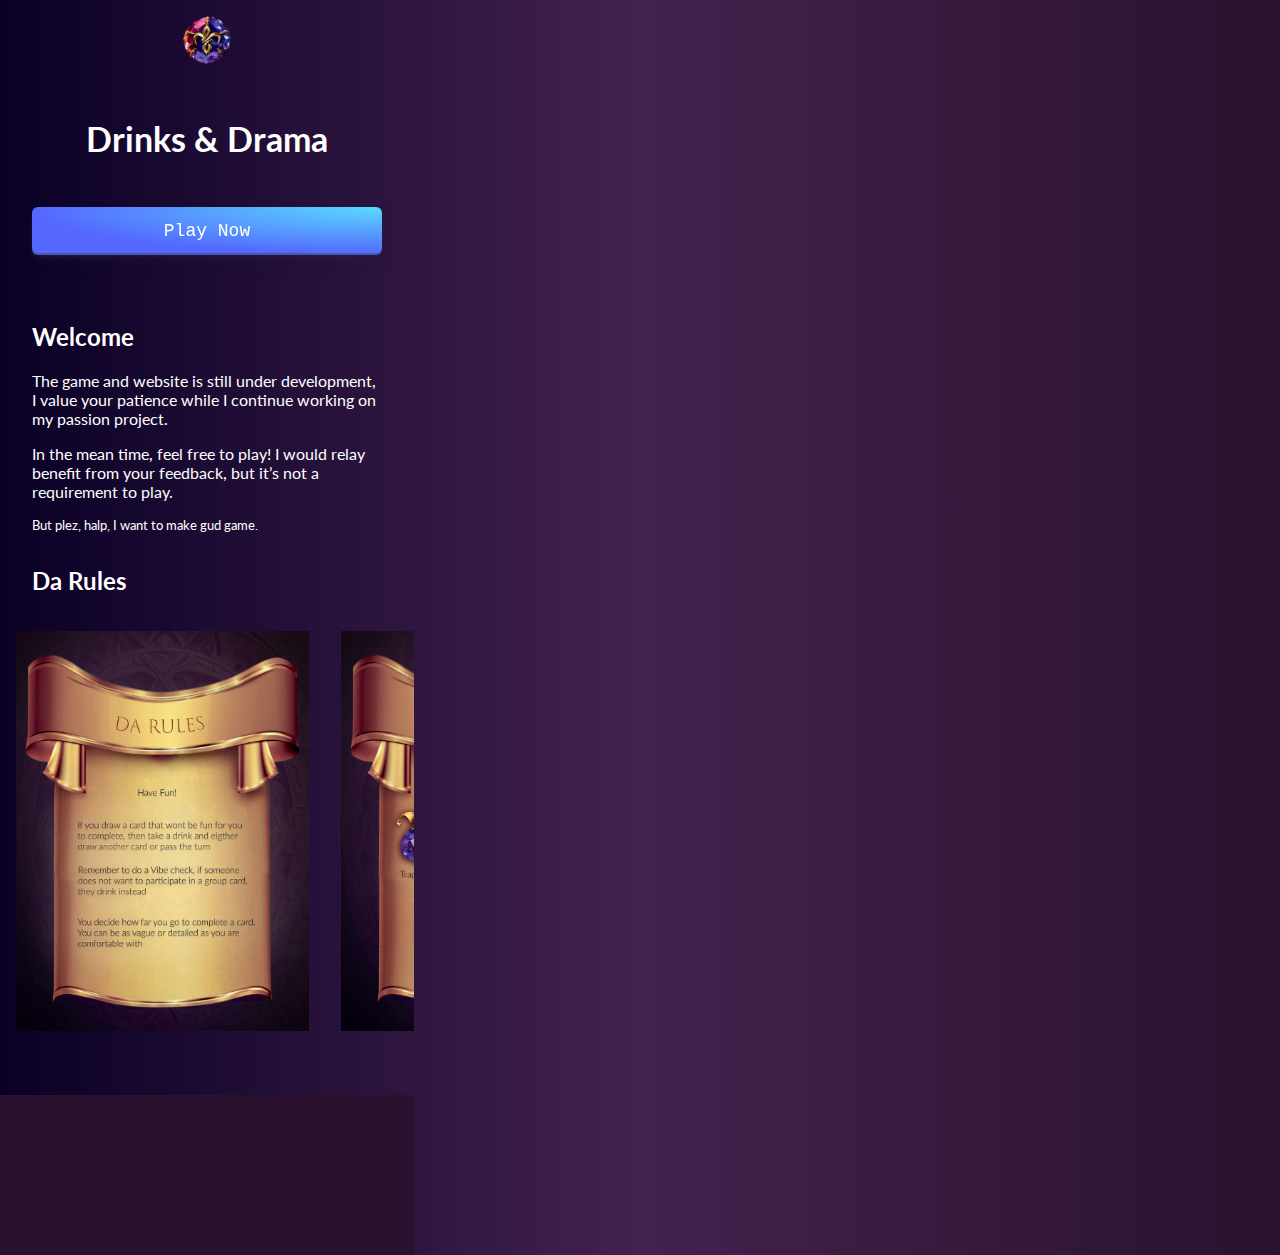
<file: index.html>
<!DOCTYPE html>
<html lang="en">

<head>
    <link rel="preconnect" href="https://fonts.googleapis.com">
    <link rel="preconnect" href="https://fonts.gstatic.com" crossorigin>
    <link href="https://fonts.googleapis.com/css2?family=Lato:wght@100;300;400;700&display=swap" rel="stylesheet">
    <meta charset="UTF-8">
    <meta name="viewport" content="width=device-width, initial-scale=1.0">
    <link rel="stylesheet" href="app.css">
    <title>Drinks & Drama</title>
</head>

<body>
    <header><a href="/index.html"><img src="/images/logo.png" alt="logo"></a></header>
    <main>
        <section id="hero">
            <h1>Drinks & Drama</h1>
            <button class="button-29"><a href="/play.html">Play Now</a></button>
            <div id="welcome">
                <h2>Welcome</h2>
                <p>The game and website is still under development, I value your patience while I continue working on my
                    passion project. </p>
                <p> In the mean time, feel free to play! I would relay
                    benefit from your feedback, but it’s not a requirement to play.
                </p>
                <p class="smol">But plez, halp, I want to make gud game.</p>
            </div>
            <div class="da_rules">
                <h2>Da Rules</h2>
                <div class="rules_container">
                    <img src="/images/fun.png" alt="rules">
                    <img src="/images/gems.png" alt="rules">
                    <img src="/images/trap_cards.png" alt="rules">
                </div>
            </div>
        </section>
    </main>
    <footer></footer>
    <script src="app.js"></script>

</body>

</html>
</file>
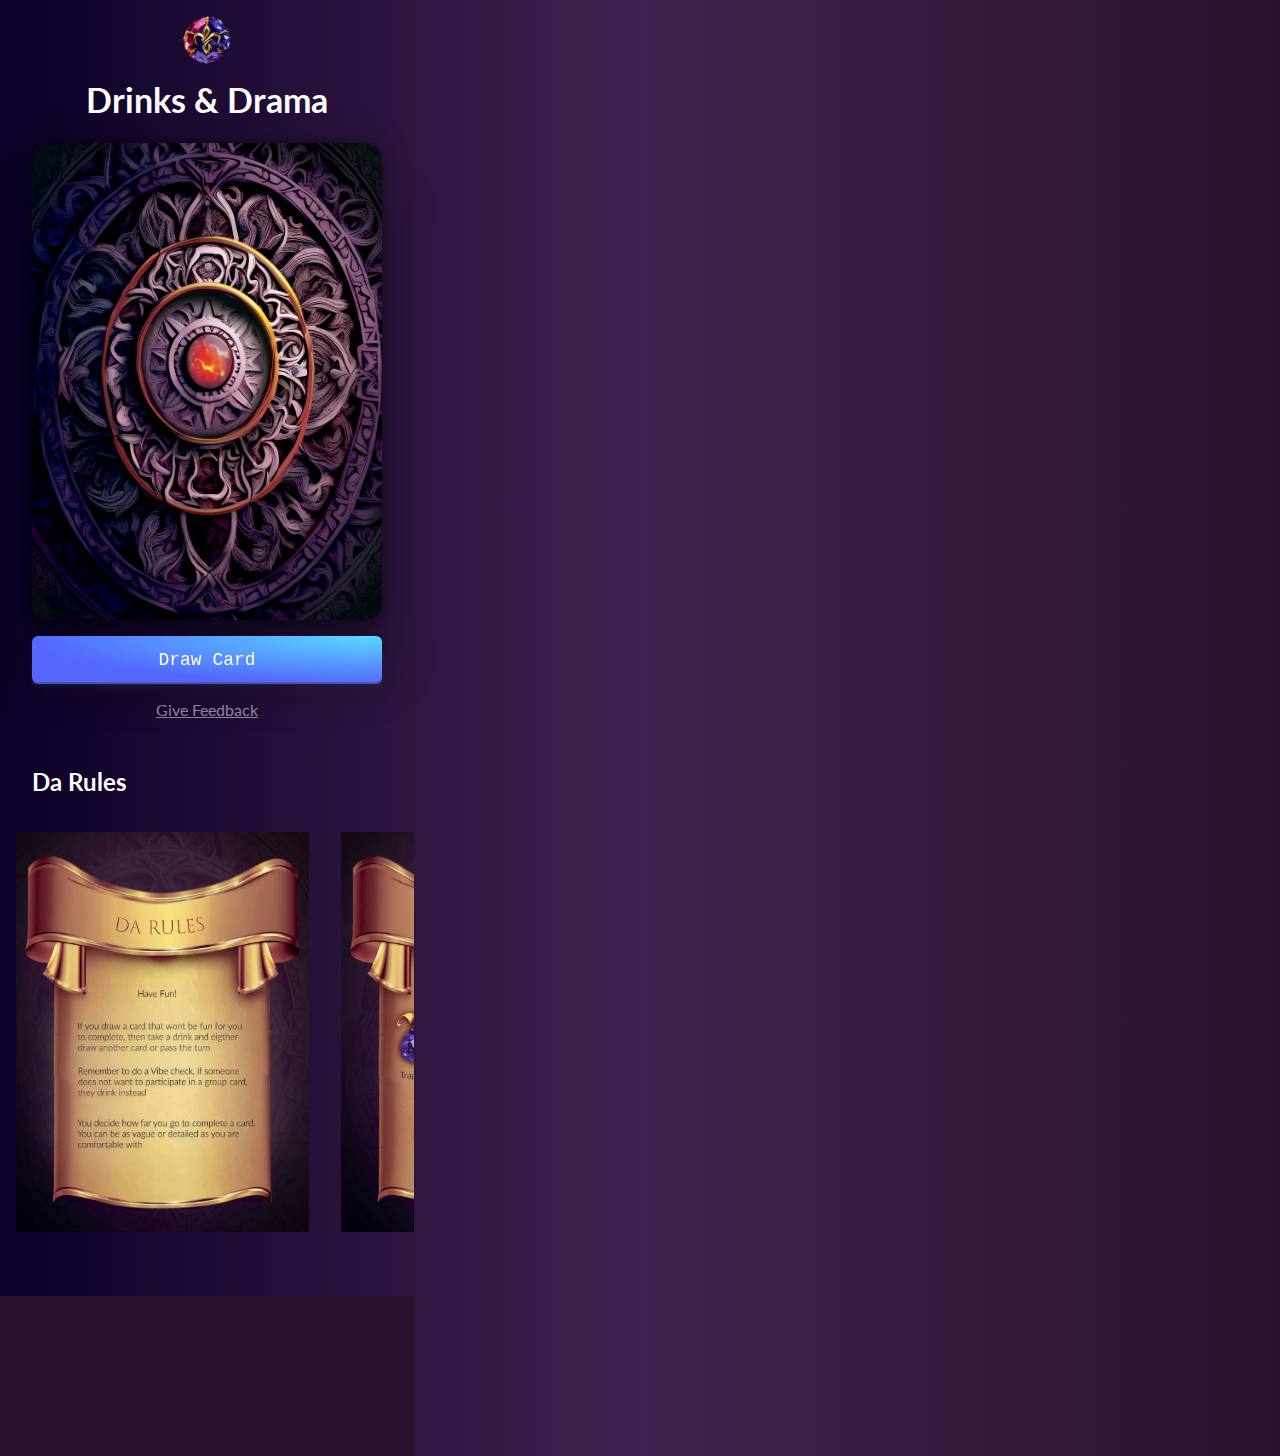
<file: play.html>
<!DOCTYPE html>
<html lang="en">

<head>
    <link rel="preconnect" href="https://fonts.googleapis.com">
    <link rel="preconnect" href="https://fonts.gstatic.com" crossorigin>
    <link href="https://fonts.googleapis.com/css2?family=Lato:wght@100;300;400;700&display=swap" rel="stylesheet">
    <meta charset="UTF-8">
    <meta name="viewport" content="width=device-width, initial-scale=1.0">
    <link rel="stylesheet" href="app.css">
    <title>Drinks & Drama</title>
</head>

<body>
    <header><a href="/index.html"><img src="/images/logo.png" alt="logo"></a></header>
    <main id="play">
        <div class="top">

            <h1>Drinks & Drama</h1>
        </div>
        <section id="card_container">
            <img id="back" src="back.png" alt="card">
            <span id="result"></span>
            <button class="button-29" role="button" onclick="cardReveal()">Draw Card</button>
            <a href="https://forms.gle/EHBADbvwiX5Jpk247" target="_blank">Give Feedback</a>
        </section>
        <div class="da_rules">
            <h2>Da Rules</h2>
            <div class="rules_container">
                <img src="/images/fun.png" alt="rules">
                <img src="/images/gems.png" alt="rules">
                <img src="/images/trap_cards.png" alt="rules">
            </div>
        </div>
    </main>
    <footer></footer>
    <script src="app.js"></script>

</body>

</html>
</file>
<file: app.css>
body {
  background: rgb(10, 0, 37);
  background: linear-gradient(
    90deg,
    rgba(10, 0, 37, 1) 0%,
    rgba(66, 34, 78, 1) 50%,
    rgba(42, 18, 46, 1) 100%
  );
  margin: 2rem;
  color: white;
  font-family: "Lato", sans-serif;
  max-width: 350px;
}

img {
  width: 100%;
}

h1 {
  font-size: 2.1rem;
  text-align: center;
}

a {
  text-align: center;
  color: rgba(255, 255, 255, 0.5);
}

.smol {
  font-size: 0.8rem;
}

#hero {
  display: grid;
}

#hero h1,
#hero button {
  margin-bottom: 3rem;
}

header {
  height: 3rem;
  margin: -2rem;
  margin-bottom: 3rem;
  display: grid;
  justify-content: center;
}

header img {
  height: 3rem;
  width: 3rem;
  margin: 1rem;
}

#card_container {
  display: grid;
}

#card_container img {
  width: 100%;
  margin-bottom: 1rem;
  border-radius: 1rem;
  box-shadow: rgba(0, 0, 0, 0.25) 0px 54px 55px,
    rgba(0, 0, 0, 0.12) 0px -12px 30px, rgba(0, 0, 0, 0.12) 0px 4px 6px,
    rgba(0, 0, 0, 0.17) 0px 12px 13px, rgba(0, 0, 0, 0.09) 0px -2px 5px;
}

/* CSS */
.button-29 {
  align-items: center;
  appearance: none;
  background-image: radial-gradient(
    100% 100% at 100% 0,
    #5adaff 0,
    #5468ff 100%
  );
  border: 0;
  border-radius: 6px;
  box-shadow: rgba(45, 35, 66, 0.4) 0 2px 4px,
    rgba(45, 35, 66, 0.3) 0 7px 13px -2px, rgba(58, 65, 111, 0.5) 0 -2px 0 inset;
  box-sizing: border-box;
  color: #fff;
  cursor: pointer;
  display: inline-flex;
  font-family: "JetBrains Mono", monospace;
  height: 48px;
  justify-content: center;
  line-height: 1;
  list-style: none;
  overflow: hidden;
  padding-left: 16px;
  padding-right: 16px;
  position: relative;
  text-align: left;
  text-decoration: none;
  transition: box-shadow 0.15s, transform 0.15s;
  user-select: none;
  -webkit-user-select: none;
  touch-action: manipulation;
  white-space: nowrap;
  will-change: box-shadow, transform;
  font-size: 18px;
}

.button-29 a {
  color: #fff;
  cursor: pointer;
  display: inline-flex;
  font-family: "JetBrains Mono", monospace;
  text-decoration: none;
}

.button-29:focus {
  box-shadow: #3c4fe0 0 0 0 1.5px inset, rgba(45, 35, 66, 0.4) 0 2px 4px,
    rgba(45, 35, 66, 0.3) 0 7px 13px -2px, #3c4fe0 0 -2px 0 inset;
}

.button-29:hover {
  box-shadow: rgba(45, 35, 66, 0.4) 0 4px 8px,
    rgba(45, 35, 66, 0.3) 0 7px 13px -2px, #3c4fe0 0 -2px 0 inset;
  transform: translateY(-2px);
}

.button-29:active {
  box-shadow: #3c4fe0 0 3px 7px inset;
  transform: translateY(2px);
}

.da_rules .rules_container {
  margin: auto -2rem auto -2rem;
  display: flex;
  overflow-x: scroll;
}

.da_rules .rules_container img {
  height: 25rem;
  margin: 1rem;
}

#play .top {
  display: grid;
}

#play .top h1 {
  margin-top: -1rem;
}

#play a {
  margin-top: 1rem;
}

#play .da_rules {
  margin-top: 3rem;
}

.hide {
  display: none;
}

footer {
  background-color: rgba(42, 18, 46, 1);
  padding: 5rem;
  margin: -2rem;
  margin-top: 3rem;
}
</file>
